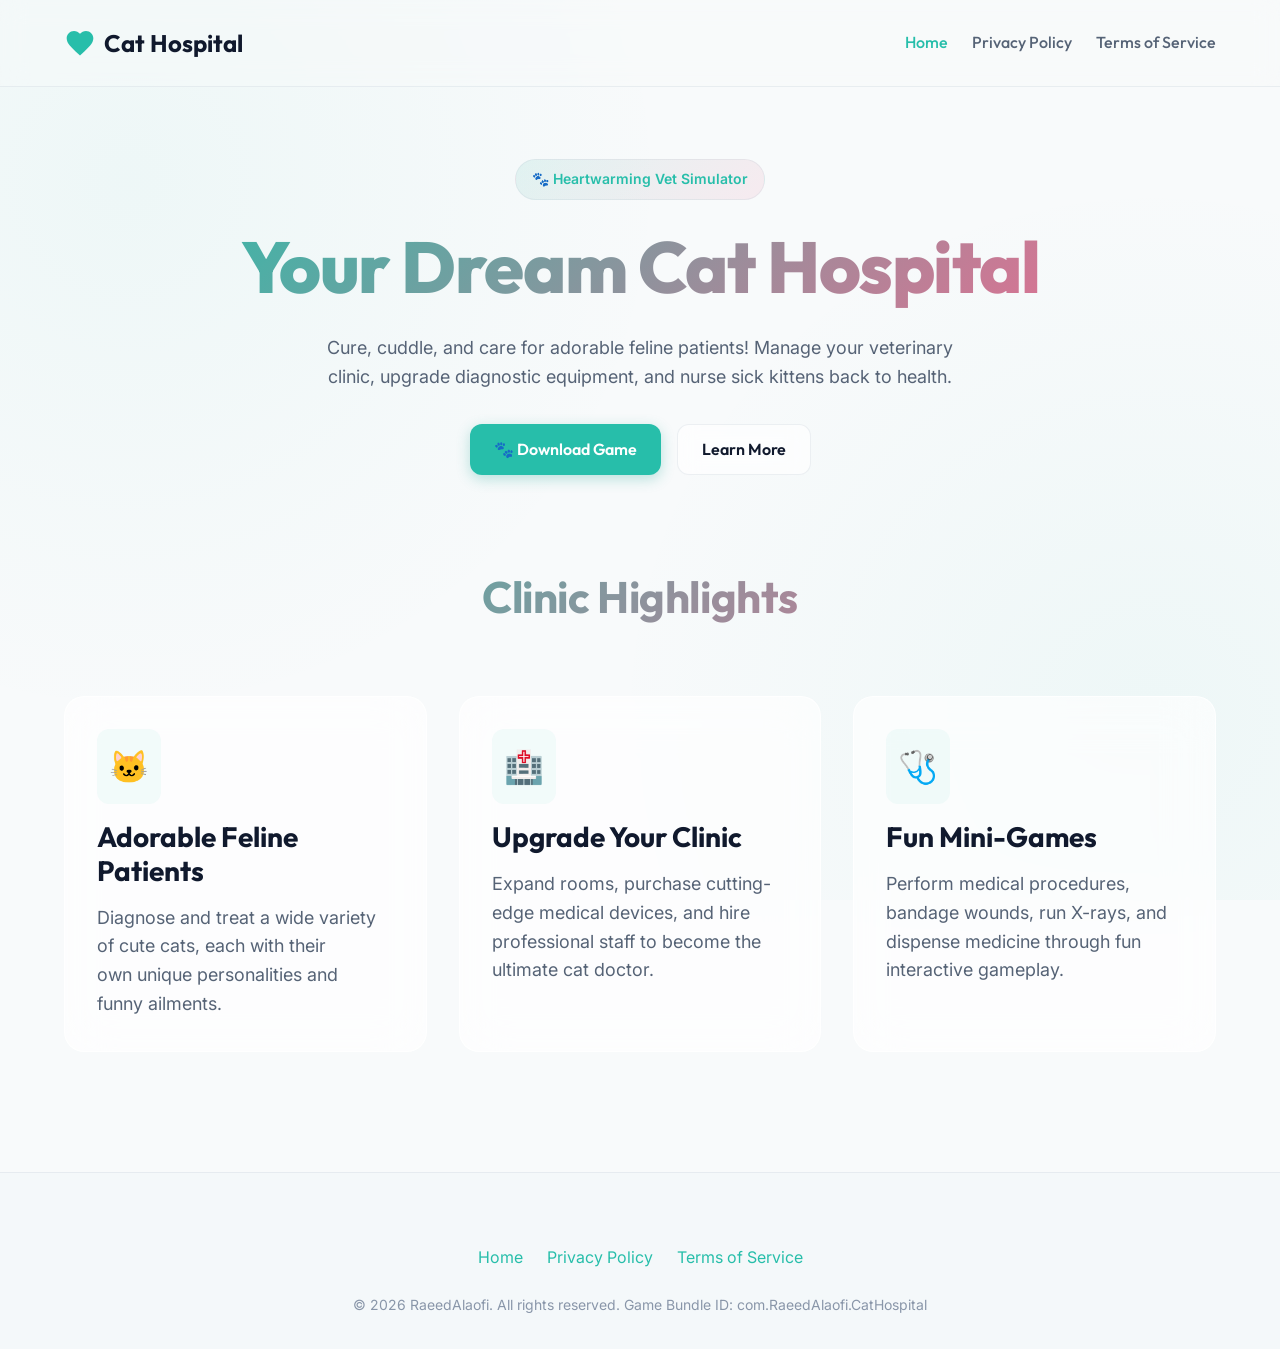
<file: docs/index.html>
<!DOCTYPE html>
<html lang="en">
<head>
  <meta charset="UTF-8">
  <meta name="viewport" content="width=device-width, initial-scale=1.0">
  
  <!-- SEO Meta Tags -->
  <title>Cat Hospital - Cute Vet Care Simulator</title>
  <meta name="description" content="Diagnose, cure, and cuddle cute cats in Cat Hospital! Manage your dream veterinary clinic, upgrade rooms, and heal feline friends in this heartwarming simulator.">
  <meta name="keywords" content="Cat Hospital, Cat Hospital game, Pet Doctor, pet care game, vet simulator, cat doctor, RaeedAlaofi, mobile game">
  <meta name="author" content="RaeedAlaofi">
  
  <!-- Favicon placeholder (using cute emoji SVG) -->
  <link rel="icon" href="data:image/svg+xml,<svg xmlns=%22http://www.w3.org/2000/svg%22 viewBox=%220 0 100 100%22><text y=%22.9em%22 font-size=%2290%22>🐱</text></svg>">
  
  <!-- Custom Stylesheet -->
  <link rel="stylesheet" href="styles.css">
</head>
<body>

  <!-- Navigation Bar -->
  <header class="header" id="main-header">
    <div class="container">
      <a href="index.html" class="logo" id="logo-link">
        <span class="logo-icon" aria-hidden="true"></span>
        <span>Cat Hospital</span>
      </a>
      <nav aria-label="Main Navigation">
        <ul class="nav-menu">
          <li><a href="index.html" class="nav-link active" id="nav-home">Home</a></li>
          <li><a href="privacy.html" class="nav-link" id="nav-privacy">Privacy Policy</a></li>
          <li><a href="terms.html" class="nav-link" id="nav-terms">Terms of Service</a></li>
        </ul>
      </nav>
    </div>
  </header>

  <!-- Main Content -->
  <main id="main-content">
    
    <!-- Hero Section -->
    <section class="hero-section container fade-in" id="hero">
      <div class="badge">🐾 Heartwarming Vet Simulator</div>
      <h1 class="hero-title">Your Dream Cat Hospital</h1>
      <p class="hero-subtitle">
        Cure, cuddle, and care for adorable feline patients! Manage your veterinary clinic, upgrade diagnostic equipment, and nurse sick kittens back to health.
      </p>
      <div class="hero-ctas">
        <a href="https://github.com/raeedalaofi/pet.io" class="btn btn-primary" id="btn-download" target="_blank" rel="noopener">
          <span>🐾 Download Game</span>
        </a>
        <a href="#features" class="btn btn-secondary" id="btn-learn-more">Learn More</a>
      </div>
    </section>

    <!-- Features Section -->
    <section class="features-section container slide-up" id="features">
      <h2 class="section-title text-gradient">Clinic Highlights</h2>
      
      <div class="features-grid">
        <!-- Feature 1 -->
        <article class="glass-card feature-card" id="feature-1">
          <div class="feature-icon" aria-hidden="true">🐱</div>
          <h3>Adorable Feline Patients</h3>
          <p>Diagnose and treat a wide variety of cute cats, each with their own unique personalities and funny ailments.</p>
        </article>
        
        <!-- Feature 2 -->
        <article class="glass-card feature-card" id="feature-2">
          <div class="feature-icon" aria-hidden="true">🏥</div>
          <h3>Upgrade Your Clinic</h3>
          <p>Expand rooms, purchase cutting-edge medical devices, and hire professional staff to become the ultimate cat doctor.</p>
        </article>
        
        <!-- Feature 3 -->
        <article class="glass-card feature-card" id="feature-3">
          <div class="feature-icon" aria-hidden="true">🩺</div>
          <h3>Fun Mini-Games</h3>
          <p>Perform medical procedures, bandage wounds, run X-rays, and dispense medicine through fun interactive gameplay.</p>
        </article>
      </div>
    </section>

  </main>

  <!-- Footer -->
  <footer class="footer" id="main-footer">
    <div class="container">
      <nav aria-label="Footer Navigation">
        <ul class="footer-links">
          <li><a href="index.html" id="footer-home">Home</a></li>
          <li><a href="privacy.html" id="footer-privacy">Privacy Policy</a></li>
          <li><a href="terms.html" id="footer-terms">Terms of Service</a></li>
        </ul>
      </nav>
      <p class="footer-copyright" id="copyright-text">
        &copy; 2026 RaeedAlaofi. All rights reserved. Game Bundle ID: com.RaeedAlaofi.CatHospital
      </p>
    </div>
  </footer>

</body>
</html>
</file>
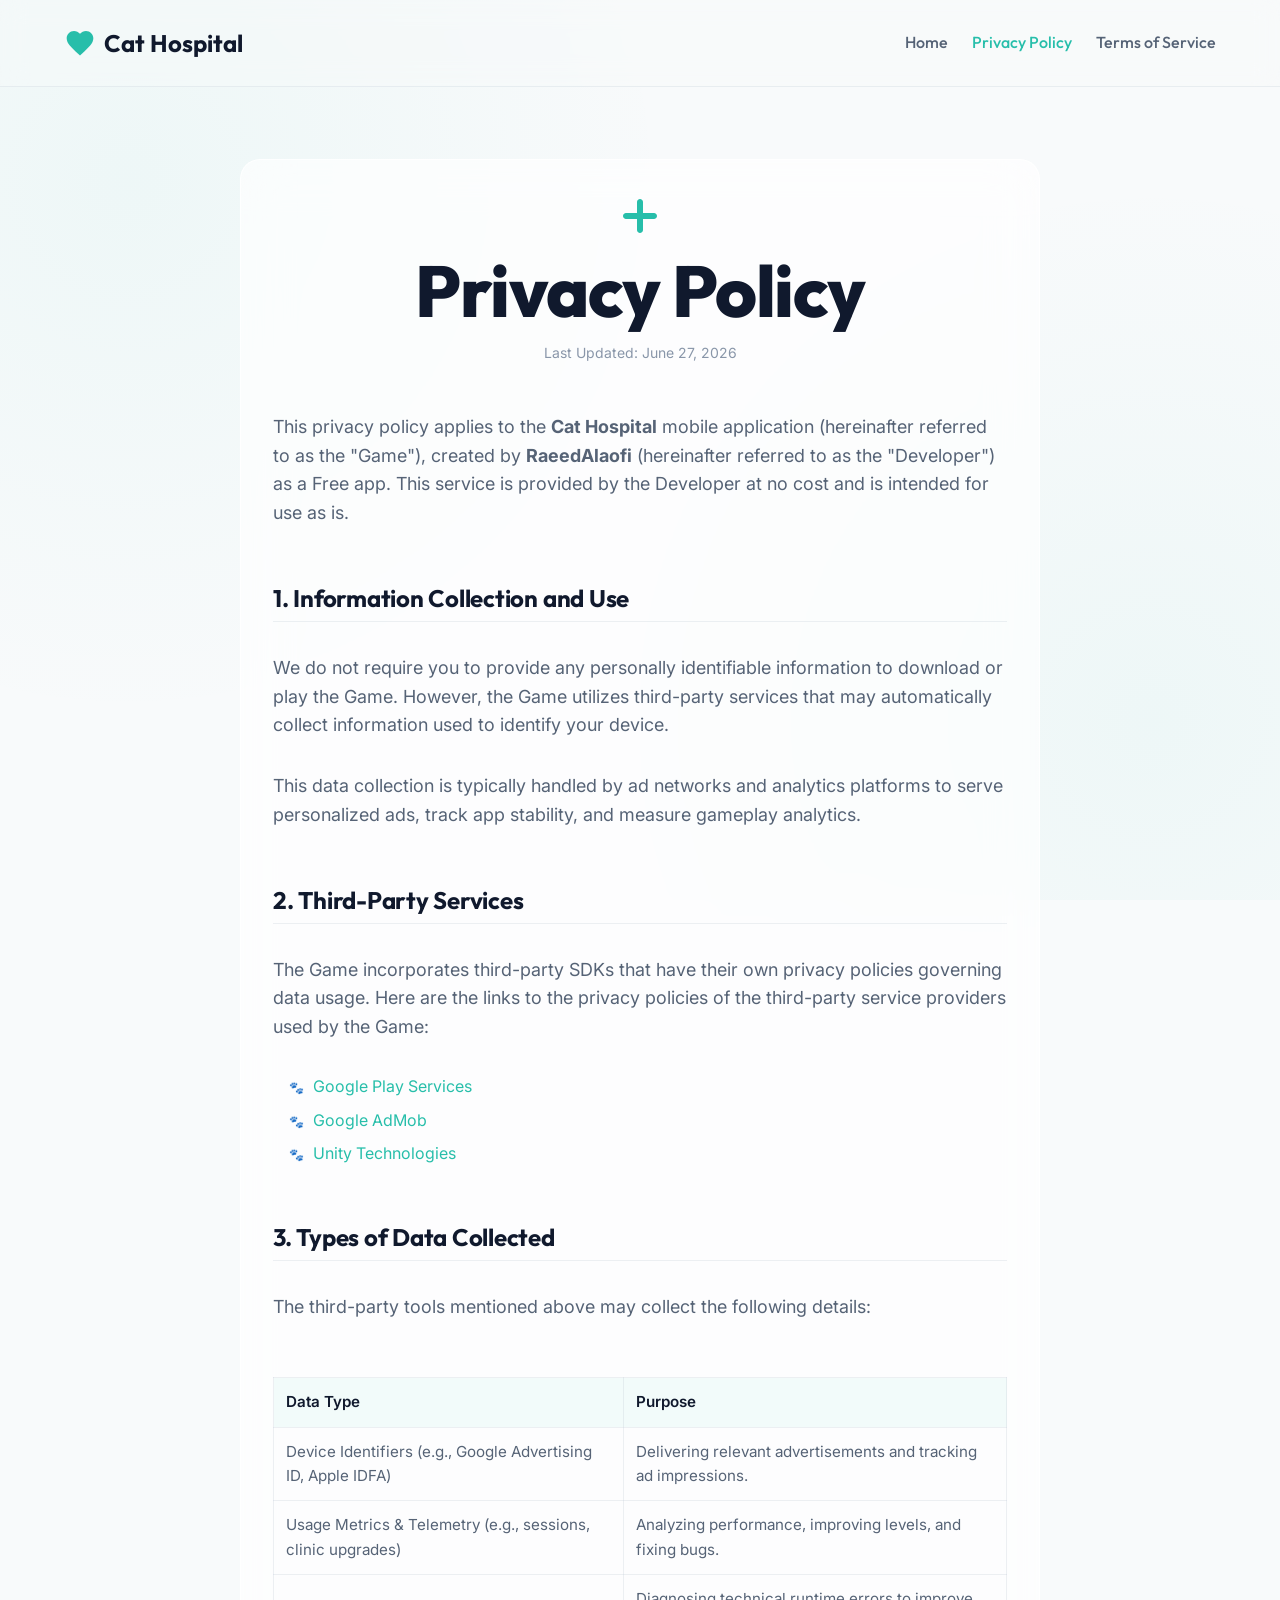
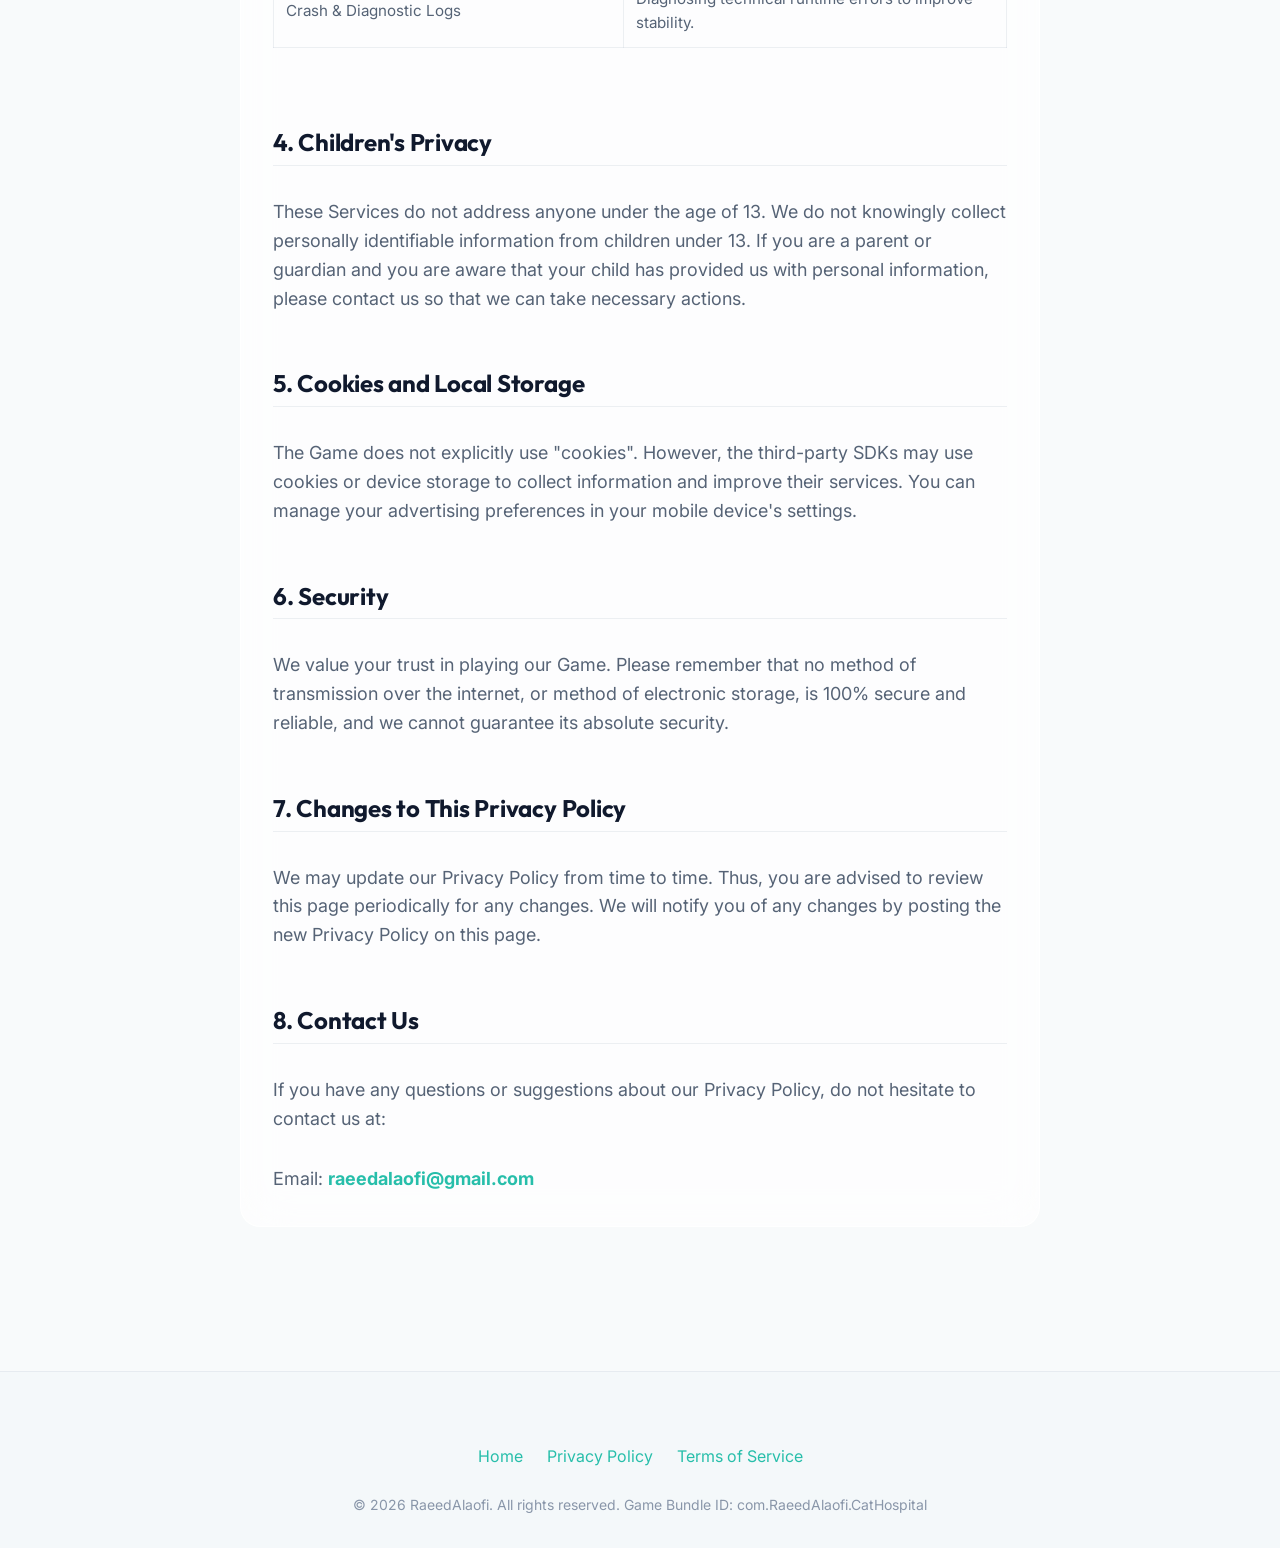
<file: docs/privacy.html>
<!DOCTYPE html>
<html lang="en">
<head>
  <meta charset="UTF-8">
  <meta name="viewport" content="width=device-width, initial-scale=1.0">
  
  <!-- SEO Meta Tags -->
  <title>Privacy Policy - Cat Hospital</title>
  <meta name="description" content="Read the privacy policy for Cat Hospital mobile application. Learn how we collect, use, and protect your data.">
  <meta name="robots" content="noindex, follow">
  
  <!-- Favicon -->
  <link rel="icon" href="data:image/svg+xml,<svg xmlns=%22http://www.w3.org/2000/svg%22 viewBox=%220 0 100 100%22><text y=%22.9em%22 font-size=%2290%22>🐾</text></svg>">
  
  <!-- Custom Stylesheet -->
  <link rel="stylesheet" href="styles.css">
</head>
<body>

  <!-- Navigation Bar -->
  <header class="header" id="main-header">
    <div class="container">
      <a href="index.html" class="logo" id="logo-link">
        <span class="logo-icon" aria-hidden="true"></span>
        <span>Cat Hospital</span>
      </a>
      <nav aria-label="Main Navigation">
        <ul class="nav-menu">
          <li><a href="index.html" class="nav-link" id="nav-home">Home</a></li>
          <li><a href="privacy.html" class="nav-link active" id="nav-privacy">Privacy Policy</a></li>
          <li><a href="terms.html" class="nav-link" id="nav-terms">Terms of Service</a></li>
        </ul>
      </nav>
    </div>
  </header>

  <!-- Main Content Wrapper -->
  <main class="policy-wrapper container fade-in" id="main-content">
    <article class="glass-card policy-card">
      <div class="policy-header">
        <div class="pet-cross" aria-hidden="true"></div>
        <h1>Privacy Policy</h1>
        <p class="policy-date">Last Updated: June 27, 2026</p>
      </div>
      
      <div class="policy-body">
        <p>
          This privacy policy applies to the <strong>Cat Hospital</strong> mobile application (hereinafter referred to as the "Game"), created by <strong>RaeedAlaofi</strong> (hereinafter referred to as the "Developer") as a Free app. This service is provided by the Developer at no cost and is intended for use as is.
        </p>

        <h2>1. Information Collection and Use</h2>
        <p>
          We do not require you to provide any personally identifiable information to download or play the Game. However, the Game utilizes third-party services that may automatically collect information used to identify your device.
        </p>
        <p>
          This data collection is typically handled by ad networks and analytics platforms to serve personalized ads, track app stability, and measure gameplay analytics.
        </p>
        
        <h2>2. Third-Party Services</h2>
        <p>
          The Game incorporates third-party SDKs that have their own privacy policies governing data usage. Here are the links to the privacy policies of the third-party service providers used by the Game:
        </p>
        <ul>
          <li><a href="https://www.google.com/policies/privacy/" target="_blank" rel="noopener">Google Play Services</a></li>
          <li><a href="https://support.google.com/admob/answer/6128543" target="_blank" rel="noopener">Google AdMob</a></li>
          <li><a href="https://unity.com/legal/privacy-policy" target="_blank" rel="noopener">Unity Technologies</a></li>
        </ul>

        <h2>3. Types of Data Collected</h2>
        <p>
          The third-party tools mentioned above may collect the following details:
        </p>
        <table>
          <thead>
            <tr>
              <th scope="col">Data Type</th>
              <th scope="col">Purpose</th>
            </tr>
          </thead>
          <tbody>
            <tr>
              <td>Device Identifiers (e.g., Google Advertising ID, Apple IDFA)</td>
              <td>Delivering relevant advertisements and tracking ad impressions.</td>
            </tr>
            <tr>
              <td>Usage Metrics & Telemetry (e.g., sessions, clinic upgrades)</td>
              <td>Analyzing performance, improving levels, and fixing bugs.</td>
            </tr>
            <tr>
              <td>Crash & Diagnostic Logs</td>
              <td>Diagnosing technical runtime errors to improve stability.</td>
            </tr>
          </tbody>
        </table>

        <h2>4. Children's Privacy</h2>
        <p>
          These Services do not address anyone under the age of 13. We do not knowingly collect personally identifiable information from children under 13. If you are a parent or guardian and you are aware that your child has provided us with personal information, please contact us so that we can take necessary actions.
        </p>

        <h2>5. Cookies and Local Storage</h2>
        <p>
          The Game does not explicitly use "cookies". However, the third-party SDKs may use cookies or device storage to collect information and improve their services. You can manage your advertising preferences in your mobile device's settings.
        </p>

        <h2>6. Security</h2>
        <p>
          We value your trust in playing our Game. Please remember that no method of transmission over the internet, or method of electronic storage, is 100% secure and reliable, and we cannot guarantee its absolute security.
        </p>

        <h2>7. Changes to This Privacy Policy</h2>
        <p>
          We may update our Privacy Policy from time to time. Thus, you are advised to review this page periodically for any changes. We will notify you of any changes by posting the new Privacy Policy on this page.
        </p>

        <h2>8. Contact Us</h2>
        <p>
          If you have any questions or suggestions about our Privacy Policy, do not hesitate to contact us at:
        </p>
        <p>
          Email: <a href="mailto:raeedalaofi@gmail.com"><strong>raeedalaofi@gmail.com</strong></a>
        </p>
      </div>
    </article>
  </main>

  <!-- Footer -->
  <footer class="footer" id="main-footer">
    <div class="container">
      <nav aria-label="Footer Navigation">
        <ul class="footer-links">
          <li><a href="index.html" id="footer-home">Home</a></li>
          <li><a href="privacy.html" id="footer-privacy">Privacy Policy</a></li>
          <li><a href="terms.html" id="footer-terms">Terms of Service</a></li>
        </ul>
      </nav>
      <p class="footer-copyright" id="copyright-text">
        &copy; 2026 RaeedAlaofi. All rights reserved. Game Bundle ID: com.RaeedAlaofi.CatHospital
      </p>
    </div>
  </footer>

</body>
</html>
</file>
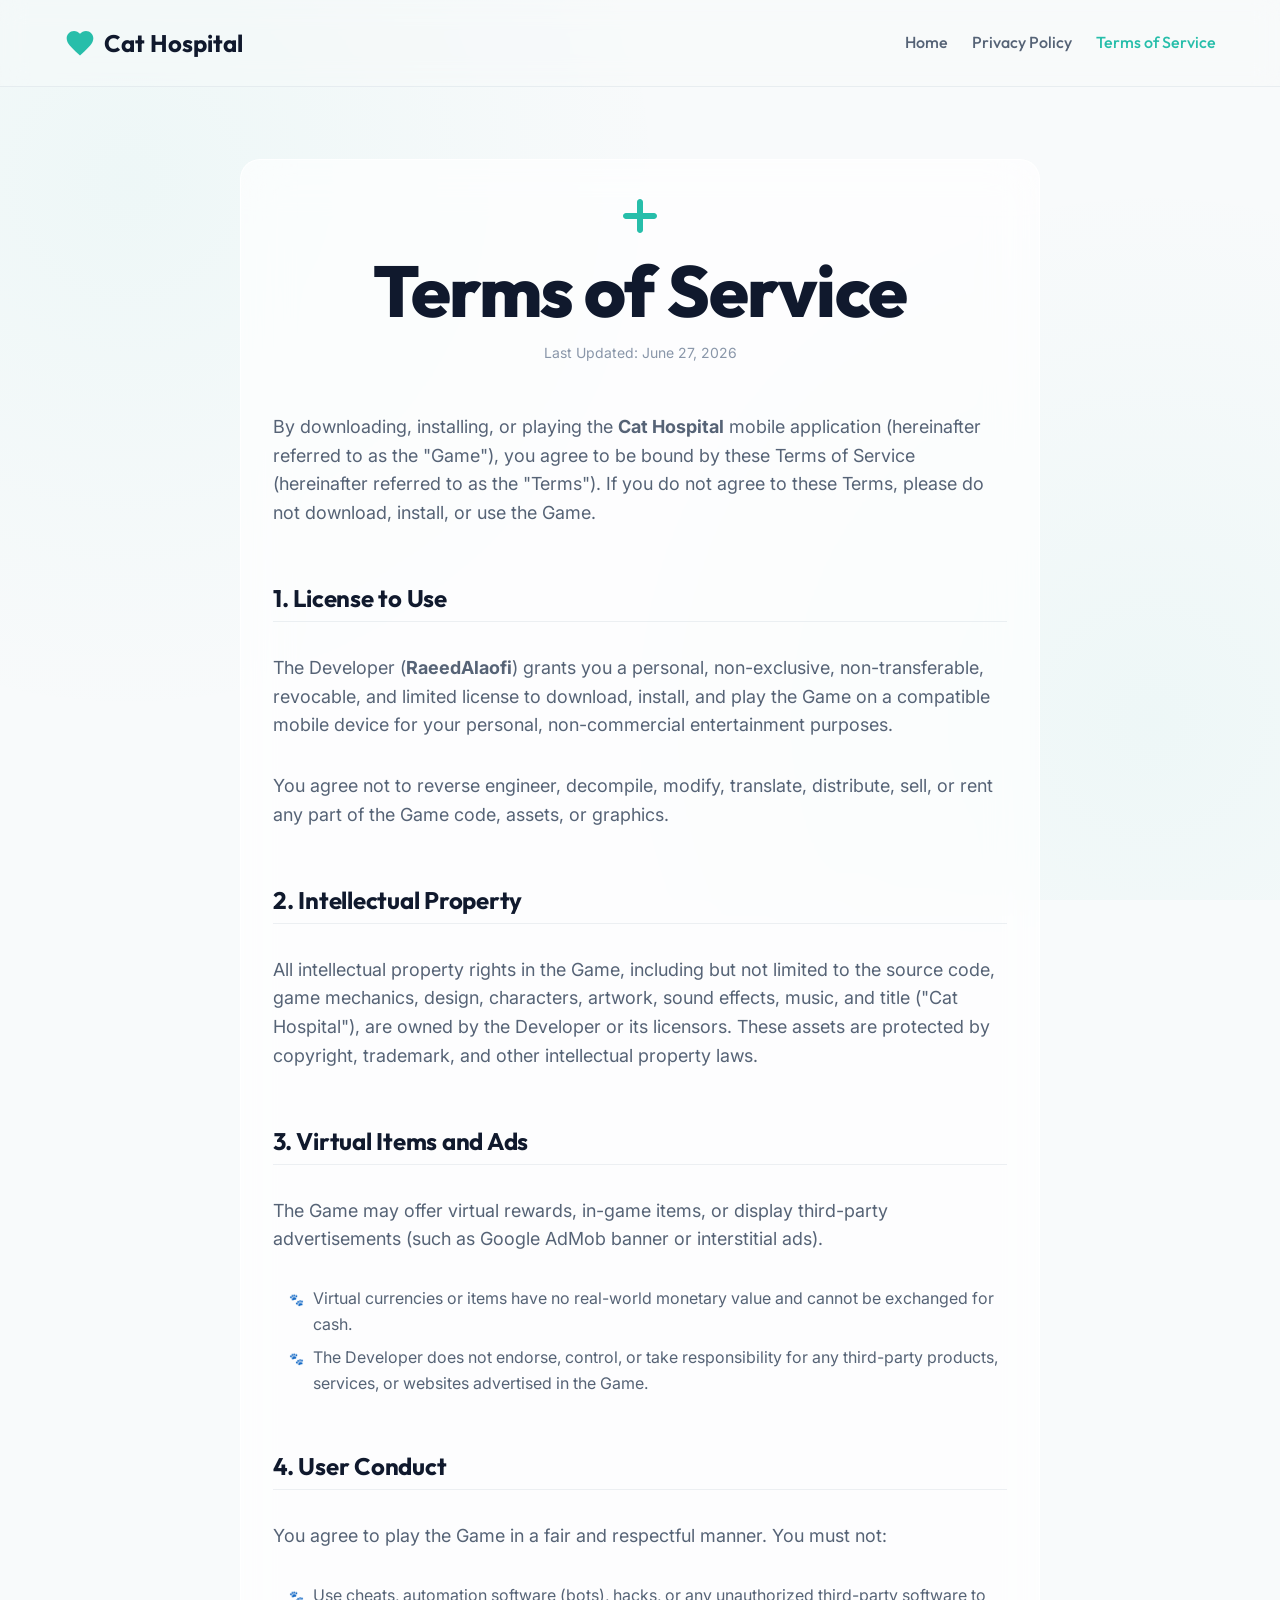
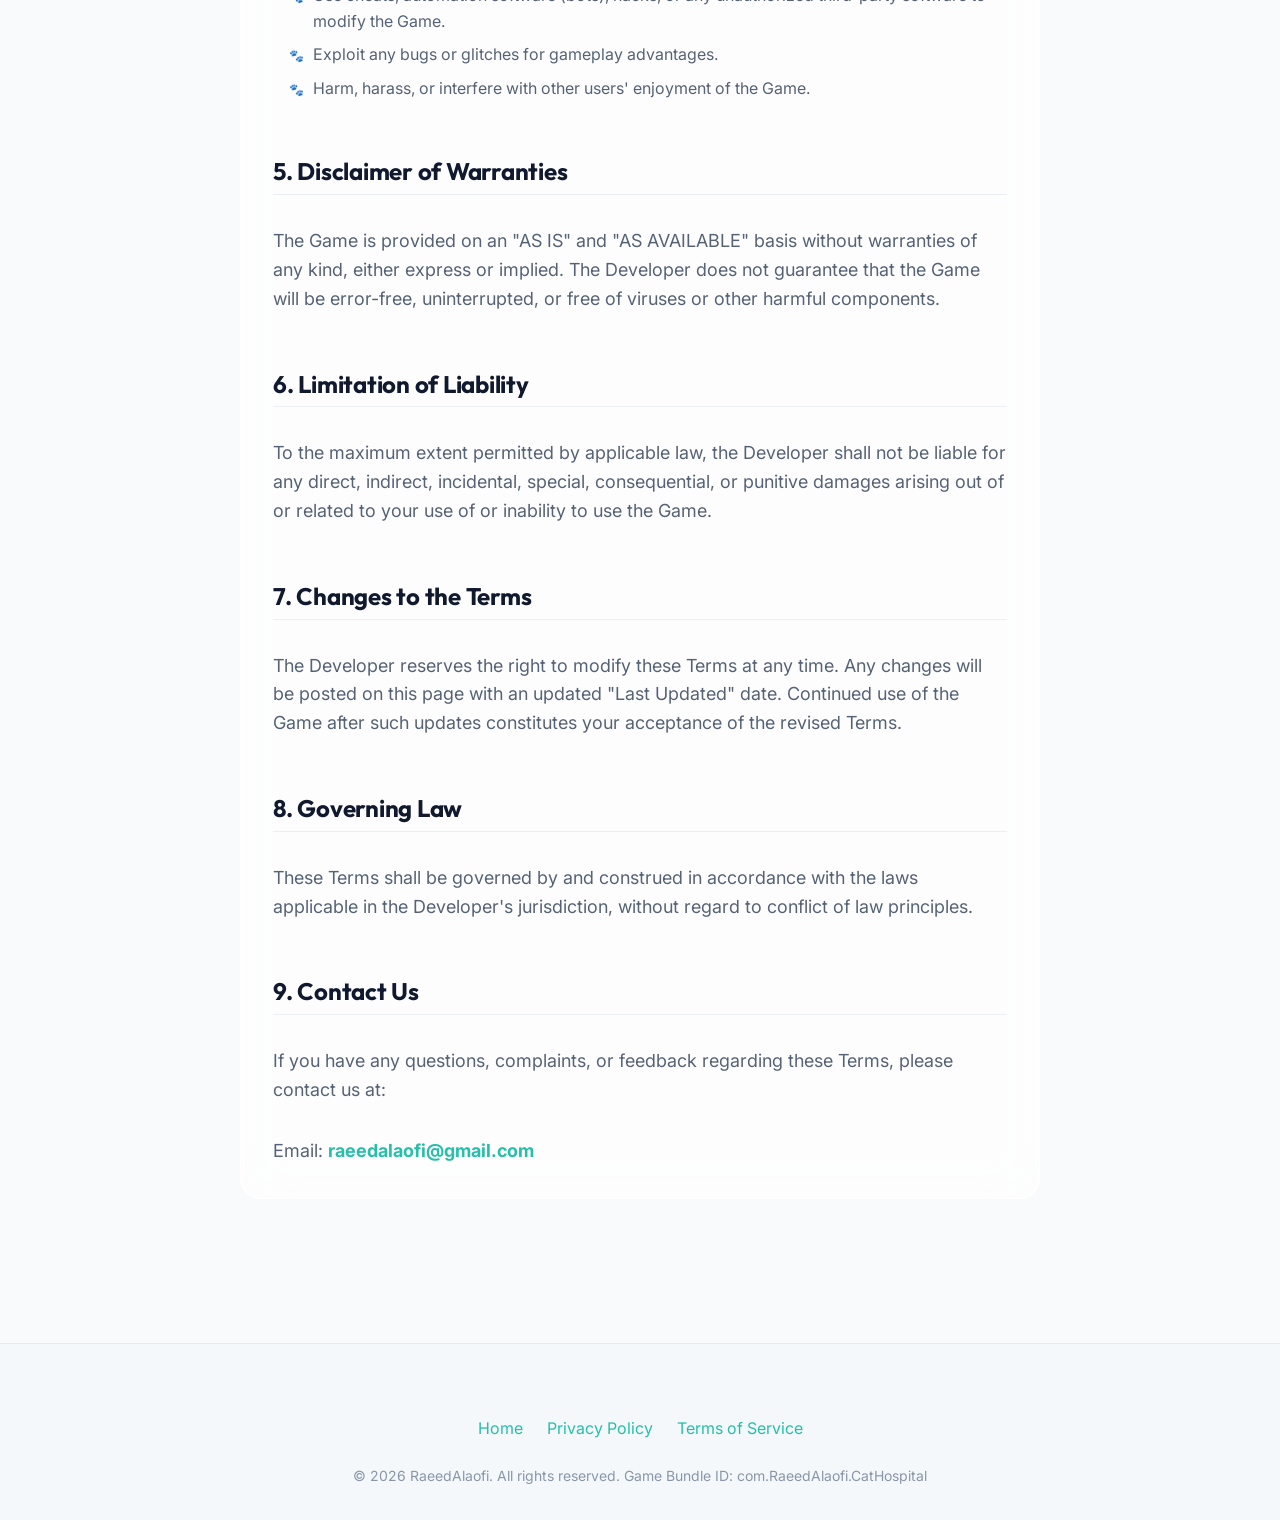
<file: docs/terms.html>
<!DOCTYPE html>
<html lang="en">
<head>
  <meta charset="UTF-8">
  <meta name="viewport" content="width=device-width, initial-scale=1.0">
  
  <!-- SEO Meta Tags -->
  <title>Terms of Service - Cat Hospital</title>
  <meta name="description" content="Read the terms of service for Cat Hospital mobile application. Learn about rules, usage guidelines, and intellectual property.">
  <meta name="robots" content="noindex, follow">
  
  <!-- Favicon -->
  <link rel="icon" href="data:image/svg+xml,<svg xmlns=%22http://www.w3.org/2000/svg%22 viewBox=%220 0 100 100%22><text y=%22.9em%22 font-size=%2290%22>🐾</text></svg>">
  
  <!-- Custom Stylesheet -->
  <link rel="stylesheet" href="styles.css">
</head>
<body>

  <!-- Navigation Bar -->
  <header class="header" id="main-header">
    <div class="container">
      <a href="index.html" class="logo" id="logo-link">
        <span class="logo-icon" aria-hidden="true"></span>
        <span>Cat Hospital</span>
      </a>
      <nav aria-label="Main Navigation">
        <ul class="nav-menu">
          <li><a href="index.html" class="nav-link" id="nav-home">Home</a></li>
          <li><a href="privacy.html" class="nav-link" id="nav-privacy">Privacy Policy</a></li>
          <li><a href="terms.html" class="nav-link active" id="nav-terms">Terms of Service</a></li>
        </ul>
      </nav>
    </div>
  </header>

  <!-- Main Content Wrapper -->
  <main class="policy-wrapper container fade-in" id="main-content">
    <article class="glass-card policy-card">
      <div class="policy-header">
        <div class="pet-cross" aria-hidden="true"></div>
        <h1>Terms of Service</h1>
        <p class="policy-date">Last Updated: June 27, 2026</p>
      </div>
      
      <div class="policy-body">
        <p>
          By downloading, installing, or playing the <strong>Cat Hospital</strong> mobile application (hereinafter referred to as the "Game"), you agree to be bound by these Terms of Service (hereinafter referred to as the "Terms"). If you do not agree to these Terms, please do not download, install, or use the Game.
        </p>

        <h2>1. License to Use</h2>
        <p>
          The Developer (<strong>RaeedAlaofi</strong>) grants you a personal, non-exclusive, non-transferable, revocable, and limited license to download, install, and play the Game on a compatible mobile device for your personal, non-commercial entertainment purposes.
        </p>
        <p>
          You agree not to reverse engineer, decompile, modify, translate, distribute, sell, or rent any part of the Game code, assets, or graphics.
        </p>
        
        <h2>2. Intellectual Property</h2>
        <p>
          All intellectual property rights in the Game, including but not limited to the source code, game mechanics, design, characters, artwork, sound effects, music, and title ("Cat Hospital"), are owned by the Developer or its licensors. These assets are protected by copyright, trademark, and other intellectual property laws.
        </p>

        <h2>3. Virtual Items and Ads</h2>
        <p>
          The Game may offer virtual rewards, in-game items, or display third-party advertisements (such as Google AdMob banner or interstitial ads).
        </p>
        <ul>
          <li>Virtual currencies or items have no real-world monetary value and cannot be exchanged for cash.</li>
          <li>The Developer does not endorse, control, or take responsibility for any third-party products, services, or websites advertised in the Game.</li>
        </ul>

        <h2>4. User Conduct</h2>
        <p>
          You agree to play the Game in a fair and respectful manner. You must not:
        </p>
        <ul>
          <li>Use cheats, automation software (bots), hacks, or any unauthorized third-party software to modify the Game.</li>
          <li>Exploit any bugs or glitches for gameplay advantages.</li>
          <li>Harm, harass, or interfere with other users' enjoyment of the Game.</li>
        </ul>

        <h2>5. Disclaimer of Warranties</h2>
        <p>
          The Game is provided on an "AS IS" and "AS AVAILABLE" basis without warranties of any kind, either express or implied. The Developer does not guarantee that the Game will be error-free, uninterrupted, or free of viruses or other harmful components.
        </p>

        <h2>6. Limitation of Liability</h2>
        <p>
          To the maximum extent permitted by applicable law, the Developer shall not be liable for any direct, indirect, incidental, special, consequential, or punitive damages arising out of or related to your use of or inability to use the Game.
        </p>

        <h2>7. Changes to the Terms</h2>
        <p>
          The Developer reserves the right to modify these Terms at any time. Any changes will be posted on this page with an updated "Last Updated" date. Continued use of the Game after such updates constitutes your acceptance of the revised Terms.
        </p>

        <h2>8. Governing Law</h2>
        <p>
          These Terms shall be governed by and construed in accordance with the laws applicable in the Developer's jurisdiction, without regard to conflict of law principles.
        </p>

        <h2>9. Contact Us</h2>
        <p>
          If you have any questions, complaints, or feedback regarding these Terms, please contact us at:
        </p>
        <p>
          Email: <a href="mailto:raeedalaofi@gmail.com"><strong>raeedalaofi@gmail.com</strong></a>
        </p>
      </div>
    </article>
  </main>

  <!-- Footer -->
  <footer class="footer" id="main-footer">
    <div class="container">
      <nav aria-label="Footer Navigation">
        <ul class="footer-links">
          <li><a href="index.html" id="footer-home">Home</a></li>
          <li><a href="privacy.html" id="footer-privacy">Privacy Policy</a></li>
          <li><a href="terms.html" id="footer-terms">Terms of Service</a></li>
        </ul>
      </nav>
      <p class="footer-copyright" id="copyright-text">
        &copy; 2026 RaeedAlaofi. All rights reserved. Game Bundle ID: com.RaeedAlaofi.CatHospital
      </p>
    </div>
  </footer>

</body>
</html>
</file>
<file: docs/styles.css>
/* Import google fonts */
@import url('https://fonts.googleapis.com/css2?family=Inter:wght@300;400;500;600&family=Outfit:wght@400;600;700;800&display=swap');

@layer reset, base, theme, components, layout, utilities;

@layer reset {
  *, *::before, *::after {
    box-sizing: border-box;
    margin: 0;
    padding: 0;
  }

  html {
    -webkit-text-size-adjust: none;
    text-size-adjust: none;
    scroll-behavior: smooth;
  }

  body {
    min-block-size: 100dvh;
    line-height: 1.6;
    text-rendering: optimizeSpeed;
  }

  img, picture, svg, video {
    display: block;
    max-inline-size: 100%;
    block-size: auto;
  }

  input, button, textarea, select {
    font: inherit;
  }
}

@layer theme {
  :root {
    color-scheme: light dark;
    
    /* Design Tokens */
    --font-heading: 'Outfit', -apple-system, BlinkMacSystemFont, "Segoe UI", Roboto, sans-serif;
    --font-body: 'Inter', -apple-system, BlinkMacSystemFont, "Segoe UI", Roboto, sans-serif;

    /* Base Palette using HSL for precise harmony */
    --teal-light: hsl(172, 66%, 45%);
    --teal-dark: hsl(172, 80%, 40%);
    --rose-light: hsl(343, 85%, 68%);
    --rose-dark: hsl(343, 75%, 58%);
    
    /* Semantic Colors using light-dark() */
    --color-bg-base: light-dark(hsl(210, 30%, 98%), hsl(222, 47%, 6%));
    --color-bg-surface: light-dark(hsla(0, 0%, 100%, 0.65), hsla(222, 47%, 10%, 0.6));
    --color-bg-glow: light-dark(hsla(172, 66%, 45%, 0.05), hsla(172, 80%, 40%, 0.15));
    --color-border: light-dark(hsla(210, 20%, 80%, 0.3), hsla(222, 20%, 40%, 0.2));
    
    --color-text-primary: light-dark(hsl(222, 47%, 12%), hsl(210, 20%, 98%));
    --color-text-secondary: light-dark(hsl(215, 16%, 40%), hsl(215, 20%, 75%));
    --color-text-tertiary: light-dark(hsl(215, 16%, 60%), hsl(215, 15%, 55%));
    
    --color-accent: light-dark(var(--teal-light), var(--teal-dark));
    --color-accent-hover: light-dark(hsl(172, 66%, 40%), hsl(172, 80%, 45%));
    --color-secondary: light-dark(var(--rose-light), var(--rose-dark));
    
    /* Glassmorphism settings */
    --glass-blur: 24px;
    --glass-shadow: light-dark(
      0 12px 40px -12px hsla(222, 47%, 12%, 0.06),
      0 12px 40px -12px hsla(0, 0%, 0%, 0.5)
    );
    --glass-border: light-dark(
      hsla(0, 0%, 100%, 0.8),
      hsla(222, 20%, 100%, 0.06)
    );
    
    /* Spacing Scale */
    --space-2xs: 0.5rem;
    --space-xs: 0.75rem;
    --space-sm: 1rem;
    --space-md: 1.5rem;
    --space-lg: 2rem;
    --space-xl: 3rem;
    --space-2xl: 4.5rem;

    /* Border Radius */
    --radius-sm: 0.5rem;
    --radius-md: 0.75rem;
    --radius-lg: 1.25rem;
    --radius-xl: 2.25rem;
  }
}

@layer base {
  body {
    font-family: var(--font-body);
    background-color: var(--color-bg-base);
    color: var(--color-text-primary);
    overflow-x: hidden;
    
    /* Decorative Background Gradients */
    background-image: 
      radial-gradient(circle at 10% 20%, var(--color-bg-glow) 0%, transparent 40%),
      radial-gradient(circle at 90% 80%, var(--color-bg-glow) 0%, transparent 40%);
    background-attachment: fixed;
  }

  h1, h2, h3, h4 {
    font-family: var(--font-heading);
    font-weight: 700;
    line-height: 1.2;
    color: var(--color-text-primary);
  }

  h1 {
    font-size: clamp(2.25rem, 1.2rem + 4.5vw, 4.5rem);
    letter-spacing: -0.02em;
    font-weight: 800;
  }

  h2 {
    font-size: clamp(1.75rem, 1.2rem + 2vw, 2.75rem);
    letter-spacing: -0.01em;
  }

  h3 {
    font-size: clamp(1.25rem, 1rem + 1vw, 1.75rem);
  }

  p {
    font-size: clamp(1rem, 0.95rem + 0.25vw, 1.125rem);
    color: var(--color-text-secondary);
    text-wrap: pretty;
  }

  a {
    color: var(--color-accent);
    text-decoration: none;
    transition: color 0.2s ease, text-decoration-color 0.2s ease;
  }

  a:hover {
    color: var(--color-accent-hover);
  }
  
  /* Scrollbar configuration */
  ::-webkit-scrollbar {
    width: 10px;
    height: 10px;
  }

  ::-webkit-scrollbar-track {
    background: var(--color-bg-base);
  }

  ::-webkit-scrollbar-thumb {
    background: var(--color-border);
    border-radius: var(--radius-sm);
  }

  ::-webkit-scrollbar-thumb:hover {
    background: var(--color-accent);
  }
}

@layer components {
  /* Glass Card */
  .glass-card {
    background-color: var(--color-bg-surface);
    backdrop-filter: blur(var(--glass-blur));
    -webkit-backdrop-filter: blur(var(--glass-blur));
    border: 1px solid var(--glass-border);
    border-radius: var(--radius-lg);
    padding: var(--space-lg);
    box-shadow: var(--glass-shadow);
    transition: transform 0.3s cubic-bezier(0.16, 1, 0.3, 1), box-shadow 0.3s cubic-bezier(0.16, 1, 0.3, 1);
  }

  /* Buttons */
  .btn {
    display: inline-flex;
    align-items: center;
    justify-content: center;
    gap: var(--space-2xs);
    padding: var(--space-xs) var(--space-md);
    min-block-size: 2.75rem; /* Ensure proper touch target size */
    border-radius: var(--radius-md);
    font-family: var(--font-heading);
    font-weight: 600;
    cursor: pointer;
    transition: all 0.2s cubic-bezier(0.16, 1, 0.3, 1);
    border: none;
  }

  .btn-primary {
    background-color: var(--color-accent);
    color: #fff;
    box-shadow: 0 4px 14px 0 hsla(172, 66%, 40%, 0.3);
  }

  .btn-primary:hover {
    background-color: var(--color-accent-hover);
    transform: translateY(-2px);
    box-shadow: 0 6px 20px 0 hsla(172, 66%, 40%, 0.4);
    color: #fff;
  }

  .btn-secondary {
    background-color: var(--color-bg-surface);
    backdrop-filter: blur(10px);
    color: var(--color-text-primary);
    border: 1px solid var(--color-border);
  }

  .btn-secondary:hover {
    background-color: var(--color-border);
    transform: translateY(-2px);
  }

  /* Badge */
  .badge {
    display: inline-flex;
    padding: var(--space-2xs) var(--space-sm);
    background: linear-gradient(135deg, hsla(172, 66%, 45%, 0.1), hsla(343, 85%, 68%, 0.1));
    border: 1px solid var(--color-border);
    border-radius: var(--radius-xl);
    font-size: 0.875rem;
    font-weight: 600;
    color: var(--color-accent);
    margin-block-end: var(--space-md);
  }

  /* Cute Cross Accent icon */
  .pet-cross {
    width: 48px;
    height: 48px;
    background-color: var(--color-accent);
    mask: url("data:image/svg+xml,%3Csvg xmlns='http://www.w3.org/2000/svg' viewBox='0 0 24 24'%3E%3Cpath d='M19 10.5h-5.5V5c0-.83-.67-1.5-1.5-1.5s-1.5.67-1.5 1.5v5.5H5c-.83 0-1.5.67-1.5 1.5s.67 1.5 1.5 1.5h5.5V19c0 .83.67 1.5 1.5 1.5s1.5-.67 1.5-1.5v-5.5H19c.83 0 1.5-.67 1.5-1.5s-.67-1.5-1.5-1.5z'/%3E%3C/svg%3E") no-repeat center;
    mask-size: contain;
    display: inline-block;
  }
}

@layer layout {
  .container {
    max-inline-size: 1200px;
    margin-inline: auto;
    padding-inline: var(--space-md);
  }

  /* Navbar */
  .header {
    padding-block: var(--space-md);
    border-block-end: 1px solid var(--color-border);
    background-color: hsla(210, 30%, 98%, 0.4);
    backdrop-filter: blur(12px);
    position: sticky;
    top: 0;
    z-index: 100;
    
    .container {
      display: flex;
      justify-content: space-between;
      align-items: center;
    }
  }

  .logo {
    display: flex;
    align-items: center;
    gap: var(--space-2xs);
    font-family: var(--font-heading);
    font-size: 1.5rem;
    font-weight: 700;
    color: var(--color-text-primary);
  }

  .logo-icon {
    width: 32px;
    height: 32px;
    background-color: var(--color-accent);
    mask: url("data:image/svg+xml,%3Csvg xmlns='http://www.w3.org/2000/svg' viewBox='0 0 24 24'%3E%3Cpath d='M12 21.35l-1.45-1.32C5.4 15.36 2 12.28 2 8.5 2 5.42 4.42 3 7.5 3c1.74 0 3.41.81 4.5 2.09C13.09 3.81 14.76 3 16.5 3 19.58 3 22 5.42 22 8.5c0 3.78-3.4 6.86-8.55 11.54L12 21.35z'/%3E%3C/svg%3E") no-repeat center;
    mask-size: contain;
  }

  .nav-menu {
    display: flex;
    gap: var(--space-md);
    list-style: none;
  }

  .nav-link {
    font-family: var(--font-heading);
    font-weight: 500;
    color: var(--color-text-secondary);
    
    &:hover, &.active {
      color: var(--color-accent);
    }
  }

  /* Hero Section */
  .hero-section {
    padding-block: var(--space-2xl) var(--space-xl);
    text-align: center;
    
    .hero-title {
      margin-block-end: var(--space-md);
      background: linear-gradient(135deg, var(--color-accent), var(--color-secondary));
      -webkit-background-clip: text;
      -webkit-text-fill-color: transparent;
      background-clip: text;
    }
    
    .hero-subtitle {
      max-inline-size: 650px;
      margin-inline: auto;
      margin-block-end: var(--space-lg);
    }

    .hero-ctas {
      display: flex;
      justify-content: center;
      gap: var(--space-sm);
      flex-wrap: wrap;
    }
  }

  /* Features Grid */
  .features-section {
    padding-block: var(--space-xl);
    
    .section-title {
      text-align: center;
      margin-block-end: var(--space-2xl);
    }
  }

  .features-grid {
    display: grid;
    grid-template-columns: repeat(auto-fit, minmax(300px, 1fr));
    gap: var(--space-lg);
  }

  .feature-card {
    display: flex;
    flex-direction: column;
    align-items: flex-start;
    gap: var(--space-sm);
    
    .feature-icon {
      font-size: 2rem;
      padding: var(--space-xs);
      background-color: var(--color-bg-glow);
      border-radius: var(--radius-md);
      color: var(--color-accent);
    }
  }

  /* Footer */
  .footer {
    padding-block: var(--space-2xl) var(--space-lg);
    border-block-start: 1px solid var(--color-border);
    background-color: light-dark(hsla(210, 30%, 94%, 0.3), hsla(222, 47%, 3%, 0.4));
    margin-block-start: var(--space-2xl);
    
    .container {
      display: flex;
      flex-direction: column;
      align-items: center;
      gap: var(--space-md);
      text-align: center;
    }
    
    .footer-links {
      display: flex;
      gap: var(--space-md);
      list-style: none;
      flex-wrap: wrap;
      justify-content: center;
    }
    
    .footer-copyright {
      font-size: 0.875rem;
      color: var(--color-text-tertiary);
    }
  }

  /* Policy Content Page */
  .policy-wrapper {
    padding-block: var(--space-2xl);
    
    .policy-card {
      max-inline-size: 800px;
      margin-inline: auto;
    }
    
    .policy-header {
      margin-block-end: var(--space-xl);
      text-align: center;
      
      .policy-date {
        font-size: 0.875rem;
        color: var(--color-text-tertiary);
        margin-block-start: var(--space-2xs);
      }
    }
    
    .policy-body {
      display: flex;
      flex-direction: column;
      gap: var(--space-lg);
      
      h2 {
        font-size: 1.5rem;
        border-block-end: 1px solid var(--color-border);
        padding-block-end: var(--space-2xs);
        margin-block-start: var(--space-md);
      }
      
      ul {
        list-style-type: none;
        padding-inline-start: var(--space-sm);
        display: flex;
        flex-direction: column;
        gap: var(--space-2xs);
      }
      
      li {
        position: relative;
        padding-inline-start: var(--space-md);
        color: var(--color-text-secondary);
        font-size: 1rem;
        
        &::before {
          content: "🐾";
          position: absolute;
          left: 0;
          font-size: 0.75rem;
          top: 0.25rem;
        }
      }

      table {
        width: 100%;
        border-collapse: collapse;
        margin-block: var(--space-md);
        font-size: 0.95rem;

        th, td {
          padding: var(--space-xs);
          border: 1px solid var(--color-border);
          text-align: left;
        }

        th {
          background-color: var(--color-bg-glow);
          color: var(--color-text-primary);
          font-weight: 600;
        }

        td {
          color: var(--color-text-secondary);
        }
      }
    }
  }
}

@layer utilities {
  .text-gradient {
    background: linear-gradient(135deg, var(--color-accent), var(--color-secondary));
    -webkit-background-clip: text;
    -webkit-text-fill-color: transparent;
    background-clip: text;
  }
  
  .fade-in {
    animation: fadeIn 0.8s cubic-bezier(0.16, 1, 0.3, 1) forwards;
  }
  
  .slide-up {
    animation: slideUp 0.8s cubic-bezier(0.16, 1, 0.3, 1) forwards;
  }

  @keyframes fadeIn {
    from { opacity: 0; }
    to { opacity: 1; }
  }

  @keyframes slideUp {
    from {
      opacity: 0;
      transform: translateY(20px);
    }
    to {
      opacity: 1;
      transform: translateY(0);
    }
  }
}

/* Dark Mode Override Support for older browsers */
@media (prefers-color-scheme: dark) {
  :root {
    --color-bg-base: hsl(222, 47%, 6%);
    --color-bg-surface: hsla(222, 47%, 10%, 0.6);
    --color-bg-glow: hsla(172, 80%, 40%, 0.15);
    --color-border: hsla(222, 20%, 40%, 0.2);
    
    --color-text-primary: hsl(210, 20%, 98%);
    --color-text-secondary: hsl(215, 20%, 75%);
    --color-text-tertiary: hsl(215, 15%, 55%);
    
    --color-accent: var(--teal-dark);
    --color-accent-hover: hsl(172, 80%, 45%);
    --color-secondary: var(--rose-dark);
    
    --glass-shadow: 0 12px 40px -12px hsla(0, 0%, 0%, 0.5);
    --glass-border: hsla(222, 20%, 100%, 0.06);
  }
  
  .header {
    background-color: hsla(222, 47%, 6%, 0.4);
  }
}
</file>
